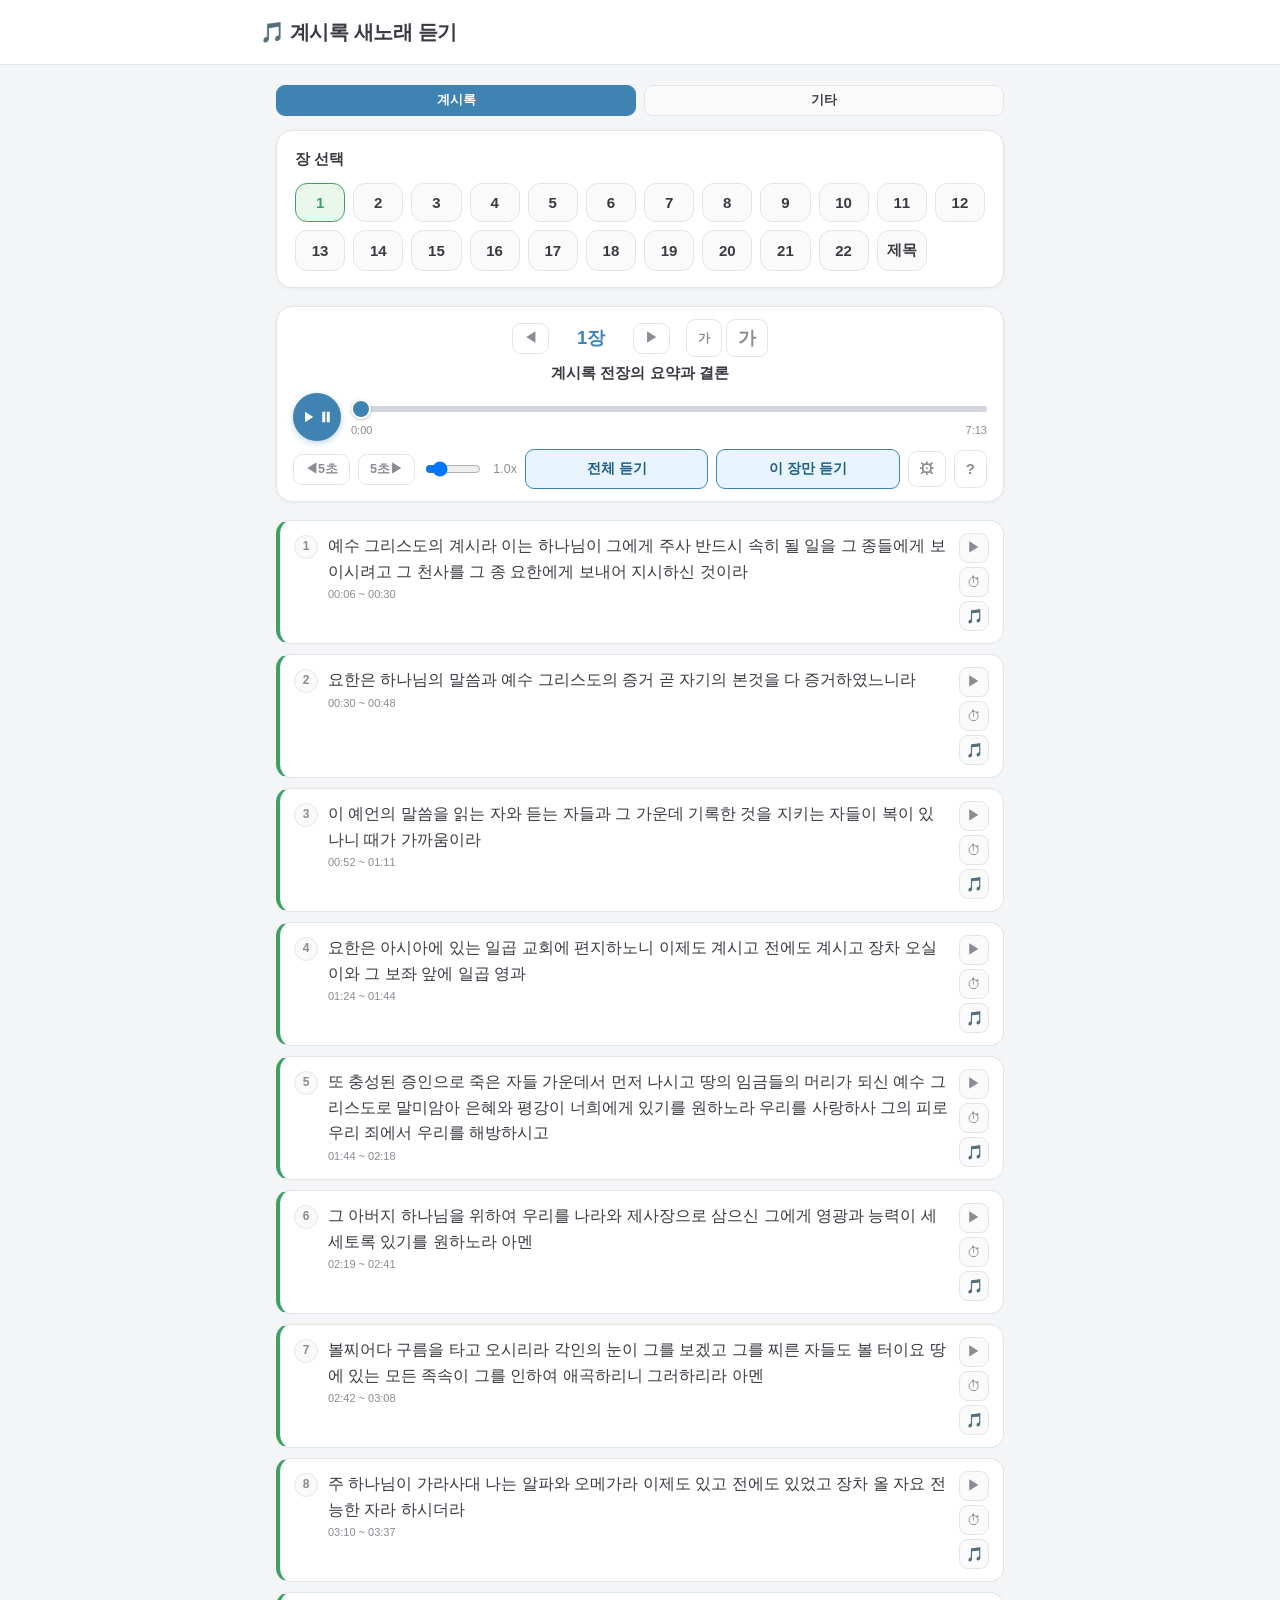
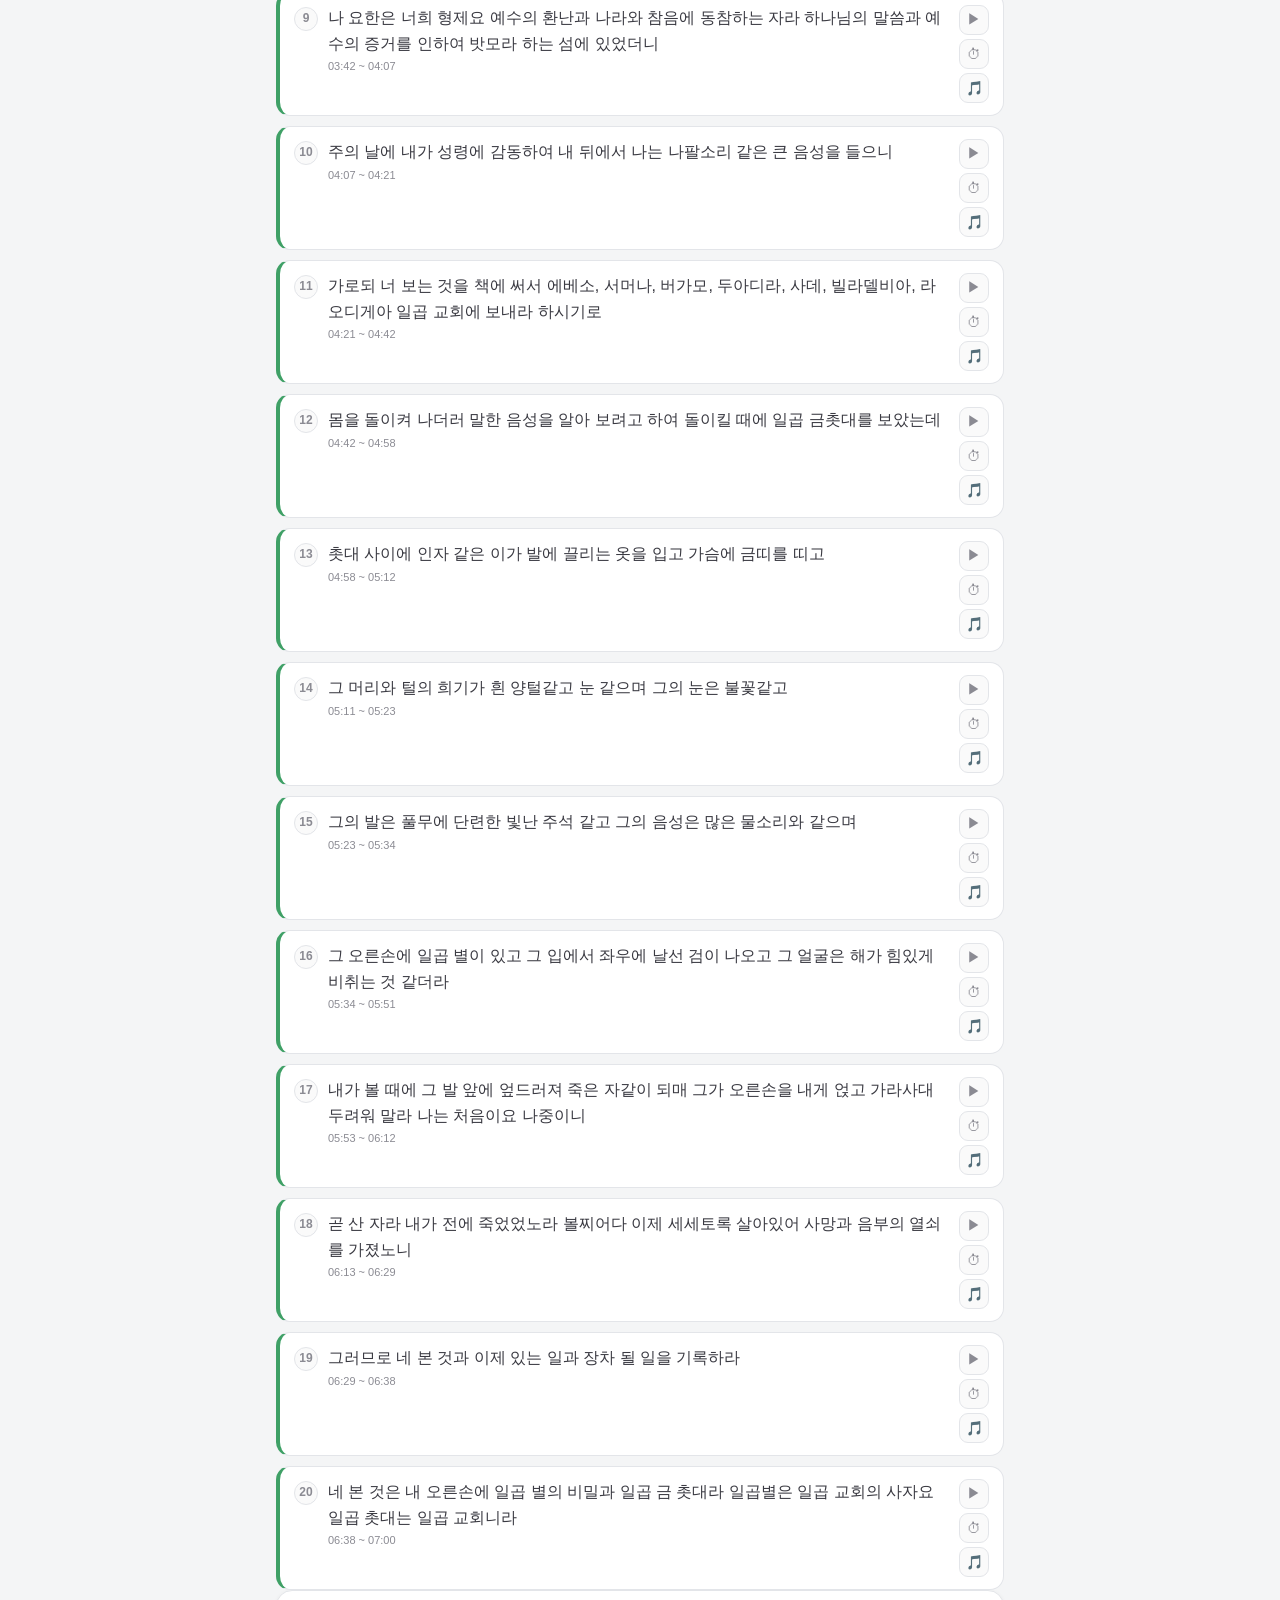
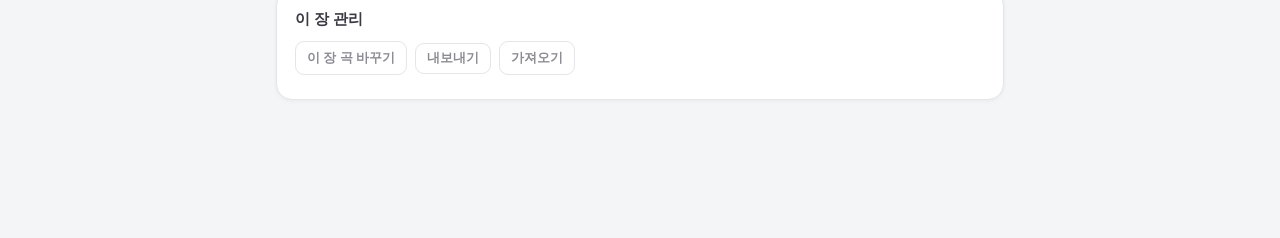
<file: index.html>
<!DOCTYPE html>
<html lang="ko">
<head>
<meta charset="UTF-8">
<meta name="viewport" content="width=device-width, initial-scale=1.0">
<title>계시록 새노래 듣기</title>
<link rel="icon" type="image/png" href="icons/icon-32.png">
<link rel="manifest" href="manifest.json">
<link rel="apple-touch-icon" href="icons/icon-180.png">
<meta name="apple-mobile-web-app-capable" content="yes">
<meta name="apple-mobile-web-app-title" content="새노래 듣기">
<meta name="theme-color" content="#f4f5f6">
<link rel="stylesheet" href="css/style.css?v=20260830z7">
</head>
<body>

<header class="top">
  <div class="title-row">
    <h1>🎵 계시록 새노래 듣기</h1>
  </div>
</header>

<main>

  <div class="row mode-tabs">
    <button class="btn small mode-tab on" id="tabRevBtn" data-mode="rev">계시록</button>
    <button class="btn small mode-tab" id="tabCustomBtn" data-mode="custom">기타</button>
  </div>

  <div class="card chapter-card" id="chapterCard">
    <h2>장 선택</h2>
    <div id="chapterGrid" class="chapter-grid"></div>
  </div>

  <div class="card" id="customListSection" hidden>
    <h2>기타 곡 목록</h2>
    <button class="btn small btn-tool" id="addCustomSongBtn" style="margin-bottom:12px;">+ 새 곡 추가</button>
    <div id="customSongListEl"></div>
  </div>

  <div class="card" id="customAddForm" hidden>
    <h2>새 곡 추가</h2>
    <div class="field-group">
      <label for="customTitleInput" class="small-note">제목</label>
      <input type="text" id="customTitleInput" class="text-input" placeholder="예: 은혜의 강">
    </div>
    <div class="field-group">
      <label for="customLyricsInput" class="small-note">가사 (한 줄 = 한 절로 나뉘어요)</label>
      <textarea id="customLyricsInput" class="text-input" rows="8" placeholder="가사를 한 줄씩 붙여넣어 주세요"></textarea>
    </div>
    <div class="field-group">
      <label class="small-note">노래 파일</label>
      <input type="file" id="customAudioInput" accept="*/*">
    </div>
    <div class="row" style="margin-top:14px;">
      <button class="btn small btn-tool" id="customSaveBtn">등록</button>
      <button class="btn ghost small" id="customCancelBtn">취소</button>
    </div>
  </div>

  <div class="row" id="customPlayerBar" hidden>
    <button class="btn ghost small" id="customBackBtn">← 목록으로</button>
    <button class="btn ghost small" id="customExportBtn">내보내기</button>
    <button class="btn ghost small" id="customDeleteBtn">삭제</button>
  </div>

  <div class="player-card" id="playerCard">
    <div class="player-head">
      <button class="btn ghost small" id="prevBtn">◀</button>
      <span id="chapterLabel" class="chapter-label"></span>
      <button class="btn ghost small" id="nextBtn">▶</button>
      <button class="btn ghost small" id="moreToggleBtn" title="메뉴 펼치기/접기" aria-label="메뉴 펼치기/접기" aria-expanded="false">⋯</button>
      <span class="font-size-ctrl">
        <button class="btn ghost small font-size-btn" id="fontSmallBtn" style="font-size:0.75rem;" title="글꼴 작게" aria-label="글꼴 작게">가</button>
        <button class="btn ghost small font-size-btn" id="fontLargeBtn" style="font-size:1.125rem;" title="글꼴 크게" aria-label="글꼴 크게">가</button>
      </span>
    </div>
    <div id="chapterTitleRow" class="chapter-title-row"></div>
    <audio id="mainAudio" preload="metadata"></audio>
    <div class="custom-player">
      <button type="button" id="playPauseBtn" class="play-toggle" aria-label="재생">
        <svg id="playIcon" viewBox="0 0 24 24" width="22" height="22"><path d="M8 5v14l11-7z" fill="currentColor"/></svg>
        <svg id="pauseIcon" viewBox="0 0 24 24" width="22" height="22" hidden><path d="M7 5h4v14H7zM13 5h4v14h-4z" fill="currentColor"/></svg>
      </button>
      <div class="progress-wrap">
        <input type="range" id="seekRange" class="seek-range" min="0" max="100" step="0.1" value="0">
        <div class="time-row">
          <span id="curTimeLabel">0:00</span>
          <span id="durTimeLabel">0:00</span>
        </div>
      </div>
    </div>
    <div class="row control-row main-controls">
      <button class="btn ghost small" id="seekBackBtn">◀5초</button>
      <button class="btn ghost small" id="seekFwdBtn">5초▶</button>
      <span class="speed-ctrl">
        <input type="range" id="speedSlider" min="0.8" max="2" step="0.1" value="1">
        <span id="speedLabel" class="small-note">1.0x</span>
      </span>
      <button class="btn small btn-tool" id="playAllBtn">전체 듣기</button>
      <button class="btn small btn-tool" id="chapterLoopBtn">이 장만 듣기</button>
      <button class="btn ghost small" id="adminToggleBtn" title="구간 표시 도구" aria-label="구간 표시 도구 보이기/숨기기">⚙</button>
      <a class="btn ghost small" id="helpBtn" href="help.html" title="도움말" aria-label="도움말">?</a>
    </div>
    <div class="row control-row" id="adminControlsRow" hidden>
      <button class="btn small btn-tool" id="guidedBtn">절 구간 표시</button>
      <button class="btn small btn-tool" id="clearMarksBtn">초기화</button>
    </div>
    <div class="player-sub">
      <span id="missingMsg" class="missing-audio" hidden>이 노래 파일을 찾을 수 없어요.</span>
      <span id="markCount" class="small-note" hidden></span>
    </div>
    <p class="hint" id="playAllHint" hidden></p>
    <div id="loopStatus" class="loop-status" hidden>
      <span id="loopStatusText"></span>
      <button class="btn ghost small" id="loopStopBtn">정지</button>
    </div>
  </div>

  <!-- deliberately OUTSIDE the sticky .player-card: toggling this panel's
       visibility used to resize the sticky element itself, and on some
       mobile WebKit builds that can leave the sticky box's hit-testing
       stale (buttons visible but not actually clickable until the page is
       scrolled/reflowed again) - see guidedBtn's click handler in app.js.
       Living as a plain sibling avoids resizing the sticky box at all. -->
  <div id="guidedPanel" class="guided-panel" hidden>
    <div id="guidedStatus" class="small-note"></div>
    <div class="row" style="margin-top:8px;">
      <button class="btn" id="guidedMarkBtn"></button>
      <button class="btn ghost small" id="guidedUndoBtn">↩ 되돌리기</button>
    </div>
  </div>

  <div id="verseList" class="verse-list"></div>

  <div class="card footer-card" id="footerCard">
    <h2>이 장 관리</h2>
    <div class="row">
      <label class="btn ghost small" style="cursor:pointer;">이 장 곡 바꾸기
        <input type="file" id="chapterAudioInput" accept="*/*" hidden>
      </label>
      <button class="btn ghost small" id="exportBtn">내보내기</button>
      <label class="btn ghost small" style="cursor:pointer;">가져오기
        <input type="file" id="importInput" accept="application/json" hidden>
      </label>
    </div>
    <div class="row" style="margin-top:8px;">
      <span id="chapterAudioStatus" class="small-note" hidden></span>
      <button class="btn ghost small" id="chapterAudioRevertBtn" hidden>원곡으로 되돌리기</button>
    </div>
  </div>

</main>

<script src="js/data.js?v=20260830z7"></script>
<script src="js/verse-times.js?v=20260830z7"></script>
<script src="js/app.js?v=20260830z7"></script>
<script>
(function(){
  var b=document.getElementById('moreToggleBtn'), c=document.getElementById('playerCard');
  if(!b||!c) return;
  b.addEventListener('click', function(){
    var on=c.classList.toggle('expanded');
    b.setAttribute('aria-expanded', on?'true':'false');
    b.textContent = on ? '▴' : '⋯';
  });
})();
</script>
</body>
</html>
</file>
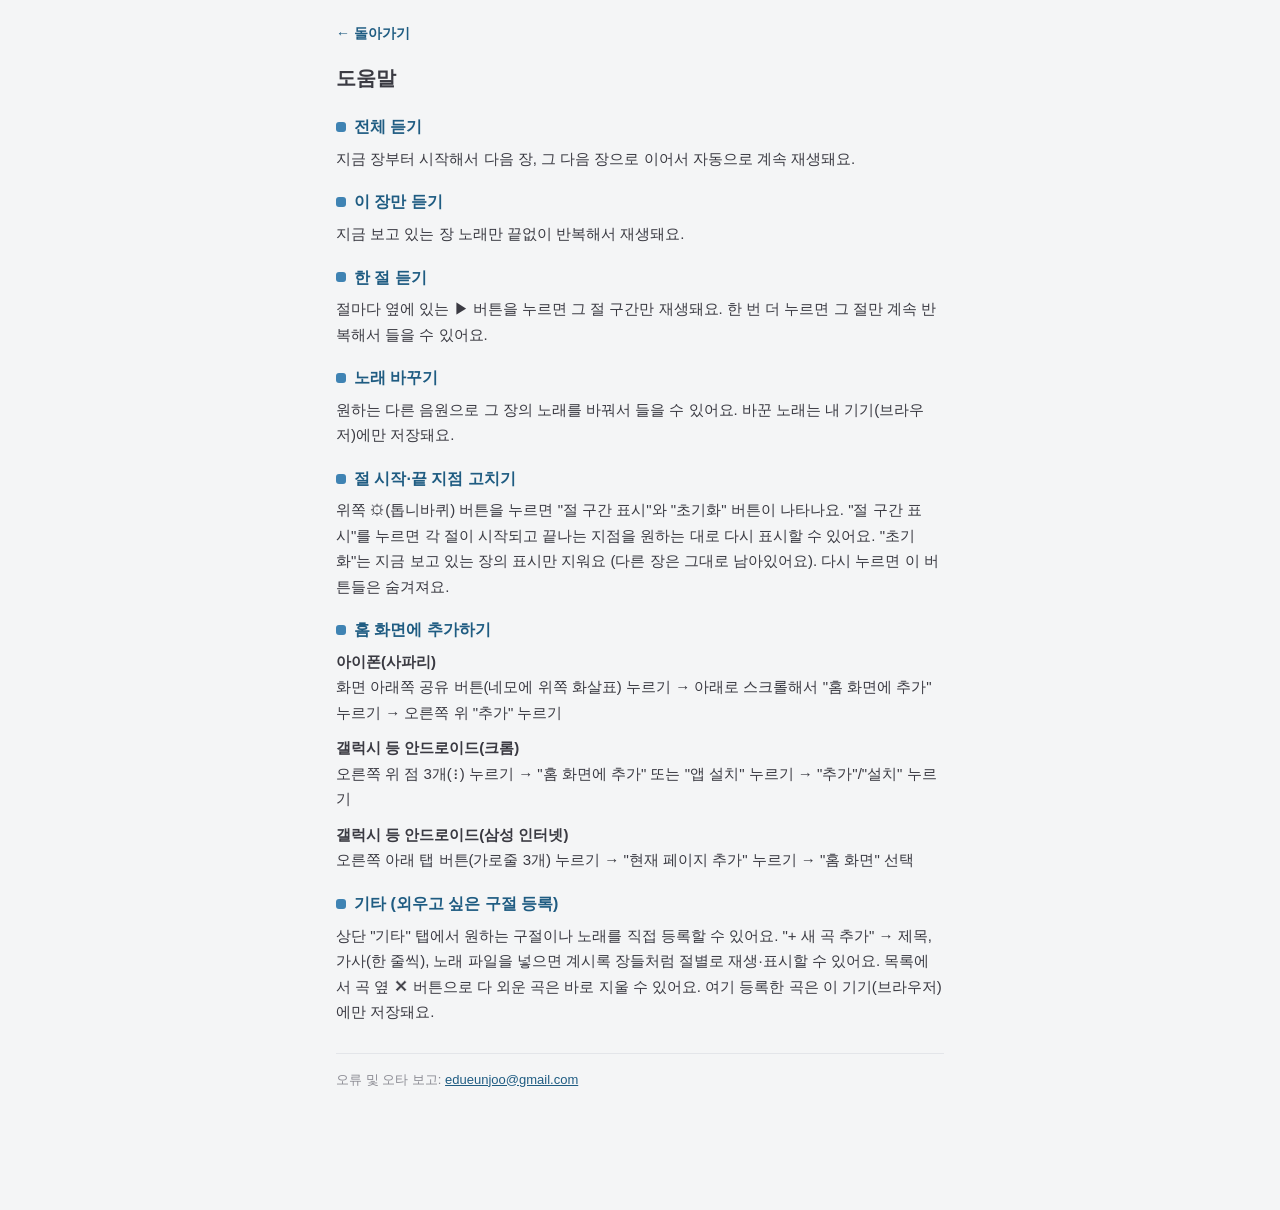
<file: help.html>
<!DOCTYPE html>
<html lang="ko">
<head>
<meta charset="UTF-8">
<meta name="viewport" content="width=device-width, initial-scale=1.0">
<title>도움말 - 계시록 새노래 듣기</title>
<link rel="stylesheet" href="css/style.css?v=20260830z6">
<style>
  main{ max-width:640px; }
  .help-section{ margin-bottom:18px; }
  .help-section h2{ font-size:1rem; margin:0 0 6px; color:var(--sky-strong); display:flex; align-items:center; gap:8px; }
  .help-section h2::before{
    content:"";
    display:inline-block;
    width:10px; height:10px;
    background:var(--sky);
    border-radius:3px;
    flex-shrink:0;
  }
  .help-section p{ margin:0; color:var(--ink); font-size:0.9375rem; line-height:1.7; }
  .help-footer{
    margin-top:28px; padding-top:16px; border-top:1px solid var(--line);
    font-size:0.8125rem; color:var(--ink-soft);
  }
  .help-footer a{ color:var(--sky-strong); }
  .back-link{ display:inline-block; margin-bottom:18px; color:var(--sky-strong); font-weight:600; text-decoration:none; font-size:0.875rem; }
</style>
</head>
<body>
<main>
  <a class="back-link" href="index.html">← 돌아가기</a>
  <h1 style="font-size:1.25rem; margin:0 0 20px;">도움말</h1>

  <div class="help-section">
    <h2>전체 듣기</h2>
    <p>지금 장부터 시작해서 다음 장, 그 다음 장으로 이어서 자동으로 계속 재생돼요.</p>
  </div>

  <div class="help-section">
    <h2>이 장만 듣기</h2>
    <p>지금 보고 있는 장 노래만 끝없이 반복해서 재생돼요.</p>
  </div>

  <div class="help-section">
    <h2>한 절 듣기</h2>
    <p>절마다 옆에 있는 ▶ 버튼을 누르면 그 절 구간만 재생돼요. 한 번 더 누르면 그 절만 계속 반복해서 들을 수 있어요.</p>
  </div>

  <div class="help-section">
    <h2>노래 바꾸기</h2>
    <p>원하는 다른 음원으로 그 장의 노래를 바꿔서 들을 수 있어요. 바꾼 노래는 내 기기(브라우저)에만 저장돼요.</p>
  </div>

  <div class="help-section">
    <h2>절 시작·끝 지점 고치기</h2>
    <p>위쪽 ⚙(톱니바퀴) 버튼을 누르면 "절 구간 표시"와 "초기화" 버튼이 나타나요. "절 구간 표시"를 누르면 각 절이 시작되고 끝나는 지점을 원하는 대로 다시 표시할 수 있어요. "초기화"는 지금 보고 있는 장의 표시만 지워요 (다른 장은 그대로 남아있어요). 다시 누르면 이 버튼들은 숨겨져요.</p>
  </div>

  <div class="help-section">
    <h2>홈 화면에 추가하기</h2>
    <p><strong>아이폰(사파리)</strong><br>
    화면 아래쪽 공유 버튼(네모에 위쪽 화살표) 누르기 → 아래로 스크롤해서 "홈 화면에 추가" 누르기 → 오른쪽 위 "추가" 누르기</p>
    <p style="margin-top:10px;"><strong>갤럭시 등 안드로이드(크롬)</strong><br>
    오른쪽 위 점 3개(⋮) 누르기 → "홈 화면에 추가" 또는 "앱 설치" 누르기 → "추가"/"설치" 누르기</p>
    <p style="margin-top:10px;"><strong>갤럭시 등 안드로이드(삼성 인터넷)</strong><br>
    오른쪽 아래 탭 버튼(가로줄 3개) 누르기 → "현재 페이지 추가" 누르기 → "홈 화면" 선택</p>
  </div>

  <div class="help-section">
    <h2>기타 (외우고 싶은 구절 등록)</h2>
    <p>상단 "기타" 탭에서 원하는 구절이나 노래를 직접 등록할 수 있어요. "+ 새 곡 추가" → 제목, 가사(한 줄씩), 노래 파일을 넣으면 계시록 장들처럼 절별로 재생·표시할 수 있어요. 목록에서 곡 옆 ✕ 버튼으로 다 외운 곡은 바로 지울 수 있어요. 여기 등록한 곡은 이 기기(브라우저)에만 저장돼요.</p>
  </div>

  <div class="help-footer">
    오류 및 오타 보고: <a href="mailto:edueunjoo@gmail.com">edueunjoo@gmail.com</a>
  </div>
</main>
</body>
</html>
</file>
<file: css/style.css>
:root{
  --bg:#f4f5f6;
  --panel:#ffffff;
  --neutral-bg:#fafafa;
  --neutral-text:#3a3a42;
  --ink:#3a3a42;
  --ink-soft:#8b8b93;
  --line:#e3e5e9;
  --line-strong:#d3d6dc;
  --primary-bg:#3f3e46;
  --primary-bg-hover:#2f2e35;

  --accent:#e0c73e;
  --accent-bg:#fef9df;
  --accent-strong:#8a7415;

  --good:#3fa066;
  --good-bg:#eaf7eb;
  --bad:#e0708f;
  --bad-bg:#ffe3e8;
  --sky:#3f83b3;
  --sky-bg:#e8f5ff;
  --sky-bg-hover:#d5edfb;
  --sky-strong:#1f5c82;
  --peach:#b98a26;
  --peach-bg:#fff9e1;

  --radius:16px;
  --shadow:0 1px 4px rgba(30,30,40,0.05);
  font-size:16px;
}
*{box-sizing:border-box;}
html,body{margin:0;padding:0;}
body{
  background:var(--bg);
  color:var(--ink);
  font-family:"Apple SD Gothic Neo","Malgun Gothic","Noto Sans KR",-apple-system,BlinkMacSystemFont,sans-serif;
  line-height:1.6;
  padding-bottom:60px;
}
header.top{
  background:var(--panel);
  border-bottom:1px solid var(--line);
  padding:16px 20px;
  position:sticky;
  top:0;
  z-index:20;
}
.title-row{
  display:flex;
  align-items:center;
  justify-content:space-between;
  gap:10px;
  max-width:760px;
  margin:0 auto;
}
header.top h1{
  margin:0;
  font-size:1.25rem;
  letter-spacing:-0.02em;
  color:var(--ink);
  font-weight:800;
  white-space:nowrap;
}
main{
  max-width:760px;
  margin:0 auto;
  padding:20px 16px 60px 16px;
}

.card{
  background:var(--panel);
  border:1px solid var(--line);
  border-radius:var(--radius);
  padding:16px 18px;
  margin-bottom:18px;
  box-shadow:var(--shadow);
}
.card h2{ margin:0 0 12px 0; font-size:0.9375rem; color:var(--ink); }

.chapter-grid{
  display:grid;
  grid-template-columns:repeat(auto-fill, minmax(46px, 1fr));
  gap:8px;
}
.chapter-tile{
  appearance:none;
  border:1.5px solid var(--line);
  background:var(--neutral-bg);
  color:var(--ink);
  font-weight:700;
  font-size:0.9375rem;
  padding:10px 0;
  border-radius:12px;
  cursor:pointer;
  transition:background .12s ease, border-color .12s ease, color .12s ease, transform .08s ease;
}
.chapter-tile:hover{ background:#f0f0f2; border-color:var(--line-strong); }
.chapter-tile:active{ transform:translateY(1px); }
.chapter-tile.active{
  background:var(--good-bg);
  border-color:var(--good);
  color:var(--good);
}

.player-head{
  display:flex; align-items:center; justify-content:center; gap:12px;
  margin-bottom:4px;
}
.chapter-label{ font-weight:800; font-size:1.15rem; color:var(--sky); min-width:60px; text-align:center; }
.chapter-title-row{
  text-align:center; font-weight:700; font-size:0.9375rem; color:var(--ink);
  margin-top:0; margin-bottom:8px; padding:0 8px;
}

.btn-tool.on{ background:var(--sky); border-color:var(--sky); color:#fff; }

.guided-panel{
  margin:0 0 18px 0; padding:12px 14px;
  background:var(--sky-bg); border:1.5px solid var(--sky);
  border-radius:12px;
  /* floats right under the player card while marking verses, so it stays
     visible even while scrolling down through the verse list - top gets
     kept in sync with the player card's actual height by JS (its height
     isn't fixed: loop status/hints can appear, chapter titles wrap, etc). */
  position:sticky;
  top:70px;
  z-index:9;
}
.guided-panel .small-note{ color:var(--sky-strong); font-weight:600; }
#guidedMarkBtn{ font-size:0.9375rem; padding:11px 18px; }

.player-card{
  background:var(--panel);
  border:1px solid var(--line);
  border-radius:var(--radius);
  padding:12px 16px;
  margin-bottom:18px;
  box-shadow:var(--shadow);
  /* floating (pinned) again - needed to see the current verse's controls
     (🎯절 구간 표시하기 etc.) while scrolling through verse text. It's
     kept short so it doesn't crowd out the verses below: only the
     controls used WHILE listening/marking live here (chapter nav, audio,
     seek/speed, 전체듣기/절구간표시하기/표시초기화). The occasional-use
     controls (이 장 곡 바꾸기, 내보내기, 가져오기) moved to a plain
     (non-floating) card at the very bottom of the page instead. */
  position:sticky;
  top:70px;
  z-index:10;
}
.footer-card h2{ margin-bottom:10px; }
.mode-tabs{ margin-bottom:14px; gap:8px; }
.mode-tab{
  flex:1 1 0;
  background:var(--neutral-bg);
  border:1.5px solid var(--line);
  color:var(--ink-soft);
}
.mode-tab.on{ background:var(--sky); border-color:var(--sky); color:#fff; }
.field-group{ margin-bottom:14px; }
.field-group label{ display:block; margin-bottom:6px; }
.text-input{
  width:100%;
  box-sizing:border-box;
  border:1.5px solid var(--line);
  border-radius:10px;
  padding:9px 12px;
  font-size:0.9375rem;
  font-family:inherit;
  color:var(--ink);
  background:var(--panel);
}
textarea.text-input{ resize:vertical; line-height:1.6; }
.custom-song-row{
  display:block;
  width:100%;
  text-align:left;
  border:1.5px solid var(--line);
  border-radius:12px;
  padding:12px 14px;
  background:var(--panel);
  cursor:pointer;
  appearance:none;
  font-family:inherit;
}
.custom-song-row:hover{ background:#f6f7f8; }
.custom-song-row-wrap{ display:flex; align-items:stretch; gap:8px; margin-bottom:8px; }
.custom-song-row-wrap .custom-song-row{ flex:1; min-width:0; }
.custom-song-delete{
  flex:0 0 auto;
  appearance:none;
  border:1.5px solid var(--line);
  background:var(--panel);
  color:var(--ink-soft);
  border-radius:12px;
  width:44px;
  font-size:1rem;
  cursor:pointer;
}
.custom-song-delete:hover{ background:var(--bad-bg); border-color:var(--bad); color:var(--bad); }
.custom-song-title{ font-weight:700; font-size:0.9375rem; margin-bottom:2px; }
#customPlayerBar{ margin-bottom:10px; }
.loop-status{
  margin-top:8px; padding:8px 12px;
  background:var(--sky-bg); border:1.5px solid var(--sky);
  border-radius:12px;
  display:flex; align-items:center; justify-content:space-between; gap:10px;
}
/* .loop-status sets its own `display`, which (being an author-stylesheet
   rule) otherwise overrides the browser's default `[hidden]{display:none}`
   at equal specificity - without this it would stay visible-but-empty even
   while its `hidden` attribute is set. */
.loop-status[hidden]{ display:none; }
.loop-status span{ color:var(--sky-strong); font-weight:600; font-size:0.8125rem; }
#chapterAudioStatus{ color:var(--sky-strong); font-weight:600; }
#mainAudio{ display:none; }
.custom-player{
  display:flex; align-items:center; gap:10px;
}
.play-toggle{
  appearance:none; border:none; cursor:pointer;
  width:48px; height:48px; min-width:48px; border-radius:50%;
  background:var(--sky); color:#fff;
  display:flex; align-items:center; justify-content:center;
  box-shadow:0 2px 6px rgba(63,131,179,0.35);
  transition:transform .08s ease, background .12s ease;
}
.play-toggle:hover{ background:var(--sky-strong); }
.play-toggle:active{ transform:scale(0.94); }
.progress-wrap{ flex:1; min-width:0; }
.seek-range{
  -webkit-appearance:none; appearance:none;
  width:100%; height:6px; border-radius:3px;
  background:var(--line-strong); outline:none; cursor:pointer;
  margin:0;
}
.seek-range::-webkit-slider-thumb{
  -webkit-appearance:none; appearance:none;
  width:20px; height:20px; border-radius:50%;
  background:var(--sky); border:2.5px solid #fff;
  box-shadow:0 1px 3px rgba(0,0,0,0.25);
  cursor:pointer; margin-top:-7px;
}
.seek-range::-moz-range-thumb{
  width:20px; height:20px; border-radius:50%;
  background:var(--sky); border:2.5px solid #fff;
  box-shadow:0 1px 3px rgba(0,0,0,0.25); cursor:pointer;
}
.seek-range::-webkit-slider-runnable-track{ height:6px; border-radius:3px; background:var(--line-strong); }
.seek-range::-moz-range-track{ height:6px; border-radius:3px; background:var(--line-strong); }
.time-row{
  display:flex; justify-content:space-between;
  font-size:0.6875rem; color:var(--ink-soft);
  font-variant-numeric:tabular-nums; margin-top:2px;
}
.control-row{
  margin-top:8px;
  flex-wrap:wrap;
  gap:6px;
  align-items:center;
}
.control-row .speed-ctrl{ display:flex; align-items:center; gap:4px; }
.control-row #speedSlider{ width:56px; }
.control-row #speedLabel{ min-width:30px; text-align:right; font-variant-numeric:tabular-nums; }
.player-sub{ display:flex; align-items:center; gap:10px; }
.player-sub:empty{ display:none; }
#missingMsg{ margin-top:6px; }
.btn.small.btn-tool{
  flex:1 1 90px;
  min-width:0;
  background:var(--sky-bg);
  border:1.5px solid var(--sky);
  color:var(--sky-strong);
  box-shadow:none;
  padding:10px 6px;
  font-size:0.84375rem;
  white-space:nowrap;
  overflow:hidden;
  text-overflow:ellipsis;
  text-align:center;
}
.btn.small.btn-tool:hover{ background:var(--sky-bg-hover); }
.footer-card .btn.small.btn-tool{ flex:0 0 auto; padding:8px 16px; }
#adminToggleBtn{ flex:0 0 auto; font-size:1rem; padding:8px 10px; }
#adminToggleBtn.on{ background:var(--sky-bg); border-color:var(--sky); color:var(--sky-strong); }
/* #helpBtn is an <a>, not a <button>/<label> - the shared button rules
   below only target those two tags, so it needs its own copy of the
   ghost/small look plus a reset for normal link styling (underline,
   visited-color, etc). */
#helpBtn{
  flex:0 0 auto;
  display:inline-flex; align-items:center; justify-content:center;
  appearance:none;
  border:1.5px solid var(--line);
  background:transparent;
  color:var(--ink-soft);
  text-decoration:none;
  padding:6px 11px;
  border-radius:9px;
  font-size:0.9375rem;
  font-weight:700;
  cursor:pointer;
  box-shadow:none;
}
#helpBtn:visited{ color:var(--ink-soft); }
#helpBtn:hover{ background:#f2f2f4; }
.hint{ margin:8px 0 0 0; font-size:0.8125rem; color:var(--sky-strong); background:var(--sky-bg); padding:8px 10px; border-radius:10px; }

button.btn, label.btn{
  appearance:none;
  font-family:inherit;
  border:1.5px solid var(--line);
  background:var(--neutral-bg);
  color:var(--neutral-text);
  padding:9px 14px;
  border-radius:12px;
  font-size:0.84375rem;
  font-weight:700;
  cursor:pointer;
  box-shadow:var(--shadow);
  transition:background .12s ease, border-color .12s ease, transform .08s ease;
}
button.btn:hover, label.btn:hover{ background:#f0f0f2; border-color:var(--line-strong); }
button.btn:active, label.btn:active{ transform:translateY(1px); }
button.btn.ghost, label.btn.ghost{
  background:transparent;
  border:1.5px solid var(--line);
  color:var(--ink-soft);
  box-shadow:none;
}
button.btn.ghost:hover, label.btn.ghost:hover{ background:#f2f2f4; }
button.btn.small, label.btn.small{ padding:6px 11px; font-size:0.78125rem; border-radius:9px; box-shadow:none; }
button.btn:disabled{ opacity:0.4; cursor:not-allowed; }
.row{ display:flex; gap:8px; flex-wrap:wrap; align-items:center; }
/* Same issue as .loop-status below: an author rule that sets `display`
   on an element beats the browser's own default `[hidden]{display:none}`
   even though `.row` doesn't look related to visibility - any element
   with class="row" that also gets a `hidden` attribute (adminControlsRow,
   etc.) would otherwise stay visibly flexed regardless of the attribute. */
.row[hidden]{ display:none; }

.small-note{ font-size:0.78125rem; color:var(--ink-soft); }
.missing-audio{
  font-size:0.78125rem; color:var(--bad); background:var(--bad-bg);
  padding:4px 10px; border-radius:20px;
}

/* ---- verse list / karaoke ---- */
.verse-list{ display:flex; flex-direction:column; gap:2px; }
.verse-row{
  background:var(--panel);
  border:1px solid var(--line);
  border-radius:14px;
  padding:12px 14px;
  transition:background .15s ease, border-color .15s ease, transform .15s ease;
}
.verse-row + .verse-row{ margin-top:8px; }
.verse-row.current{
  background:var(--sky-bg);
  border-color:var(--sky);
  transform:scale(1.015);
}
.verse-row.marked{ border-left:4px solid var(--sky); }
.verse-row.marked.complete{ border-left:4px solid var(--good); }
.verse-row.current.marked{ border-left:4px solid var(--sky-strong); }
.vr-main{ display:flex; align-items:flex-start; gap:10px; }
.vnum{
  color:var(--ink-soft);
  background:var(--neutral-bg);
  border:1px solid var(--line);
  font-weight:700;
  font-size:0.75rem;
  min-width:24px;
  height:24px;
  display:flex;
  align-items:center;
  justify-content:center;
  border-radius:50%;
  flex-shrink:0;
  margin-top:2px;
}
.verse-row.current .vnum{ background:var(--sky-strong); border-color:var(--sky-strong); color:#fff; }
.vtext{ flex:1; font-size:1rem; transition:font-size .15s ease, font-weight .15s ease; }
.title-track-label{ color:var(--sky-strong); }
.verse-row.current .vtext{ font-size:1.09375rem; font-weight:700; color:var(--sky-strong); }
body.font-large .vtext{ font-size:1.375rem; }
body.font-large .verse-row.current .vtext{ font-size:1.5rem; }
.font-size-ctrl{ display:flex; gap:4px; margin-left:4px; }
.font-size-btn.on{ background:var(--sky-bg); border-color:var(--sky); color:var(--sky-strong); }
.vctrl{ display:flex; flex-direction:column; gap:4px; flex-shrink:0; }
.vctrl button{
  border:1.5px solid var(--line);
  background:var(--neutral-bg);
  color:var(--ink-soft);
  width:30px; height:30px;
  border-radius:9px;
  font-size:0.875rem;
  cursor:pointer;
  display:flex; align-items:center; justify-content:center;
  position:relative;
  box-shadow:none;
}
.vctrl button:hover{ background:#f0f0f2; }
.vctrl button.on{ background:var(--good-bg); border-color:var(--good); color:var(--good); }
.vctrl button.armed{ background:var(--sky-bg); border-color:var(--sky); color:var(--sky-strong); }
.vctrl button .badge{
  position:absolute; top:-6px; right:-6px;
  background:var(--sky-strong); color:#fff;
  font-size:0.625rem; font-weight:800;
  min-width:15px; height:15px; border-radius:50%;
  display:flex; align-items:center; justify-content:center;
  line-height:1;
}
.vtime{ font-size:0.6875rem; color:var(--ink-soft); margin-top:2px; font-variant-numeric:tabular-nums; }

.alt-panel{
  margin-top:10px; padding-top:10px; border-top:1px dashed var(--line);
}
.alt-clip-row{
  display:flex; align-items:center; gap:8px;
  padding:6px 0; font-size:0.84375rem;
}
.alt-clip-row .label{ flex:1; color:var(--ink); }
.alt-clip-row audio{ height:32px; max-width:190px; }
.alt-clip-row .del{
  border:none; background:transparent; color:var(--bad); cursor:pointer; font-size:0.9375rem; padding:2px 6px;
}
.alt-add-row{ display:flex; align-items:center; gap:8px; margin-top:6px; }
.alt-add-row input[type=text]{
  flex:1; font-family:inherit; font-size:0.84375rem; padding:7px 10px;
  border:1.5px solid var(--line); border-radius:9px; background:#fff; color:var(--ink);
}

.empty-alt{ font-size:0.8125rem; color:var(--ink-soft); }

/* ===== 모바일: 위쪽 플레이어를 얇게 (가사 영역 확보) ===== */
#moreToggleBtn{ display:none; }
@media (max-width:640px){
  /* 헤더는 스크롤하면 사라지게 -> 위쪽 고정 영역은 플레이어 카드만 */
  header.top{ position:static; padding:10px 16px; }
  header.top h1{ font-size:1.1rem; }
  main{ padding-top:12px; }

  .player-card{ top:6px; padding:8px 12px 10px; margin-bottom:12px; border-radius:14px; }
  .guided-panel{ top:120px; }

  .player-head{ gap:6px; margin-bottom:2px; }
  .player-head button.btn.small{ padding:4px 10px; min-height:32px; }
  .chapter-label{ font-size:1.05rem; min-width:48px; }
  #moreToggleBtn{ display:inline-block; font-size:1rem; line-height:1; }
  .font-size-ctrl{ margin-left:0; gap:4px; }

  .chapter-title-row{
    font-size:0.8125rem; margin-bottom:6px; padding:0 4px; line-height:1.3;
    white-space:nowrap; overflow:hidden; text-overflow:ellipsis;
  }

  .play-toggle{ width:40px; height:40px; min-width:40px; }
  .play-toggle svg{ width:20px; height:20px; }
  .time-row{ margin-top:1px; }

  .loop-status{ margin-top:6px; padding:5px 10px; }
  .hint{ margin-top:6px; padding:5px 8px; font-size:0.75rem; }

  /* 접힌 상태: 장 이동 + 재생 + 진행바만. ⋯ 를 누르면 전체 메뉴 */
  .player-card:not(.expanded) .main-controls,
  .player-card:not(.expanded) #adminControlsRow{ display:none; }
}
</file>
